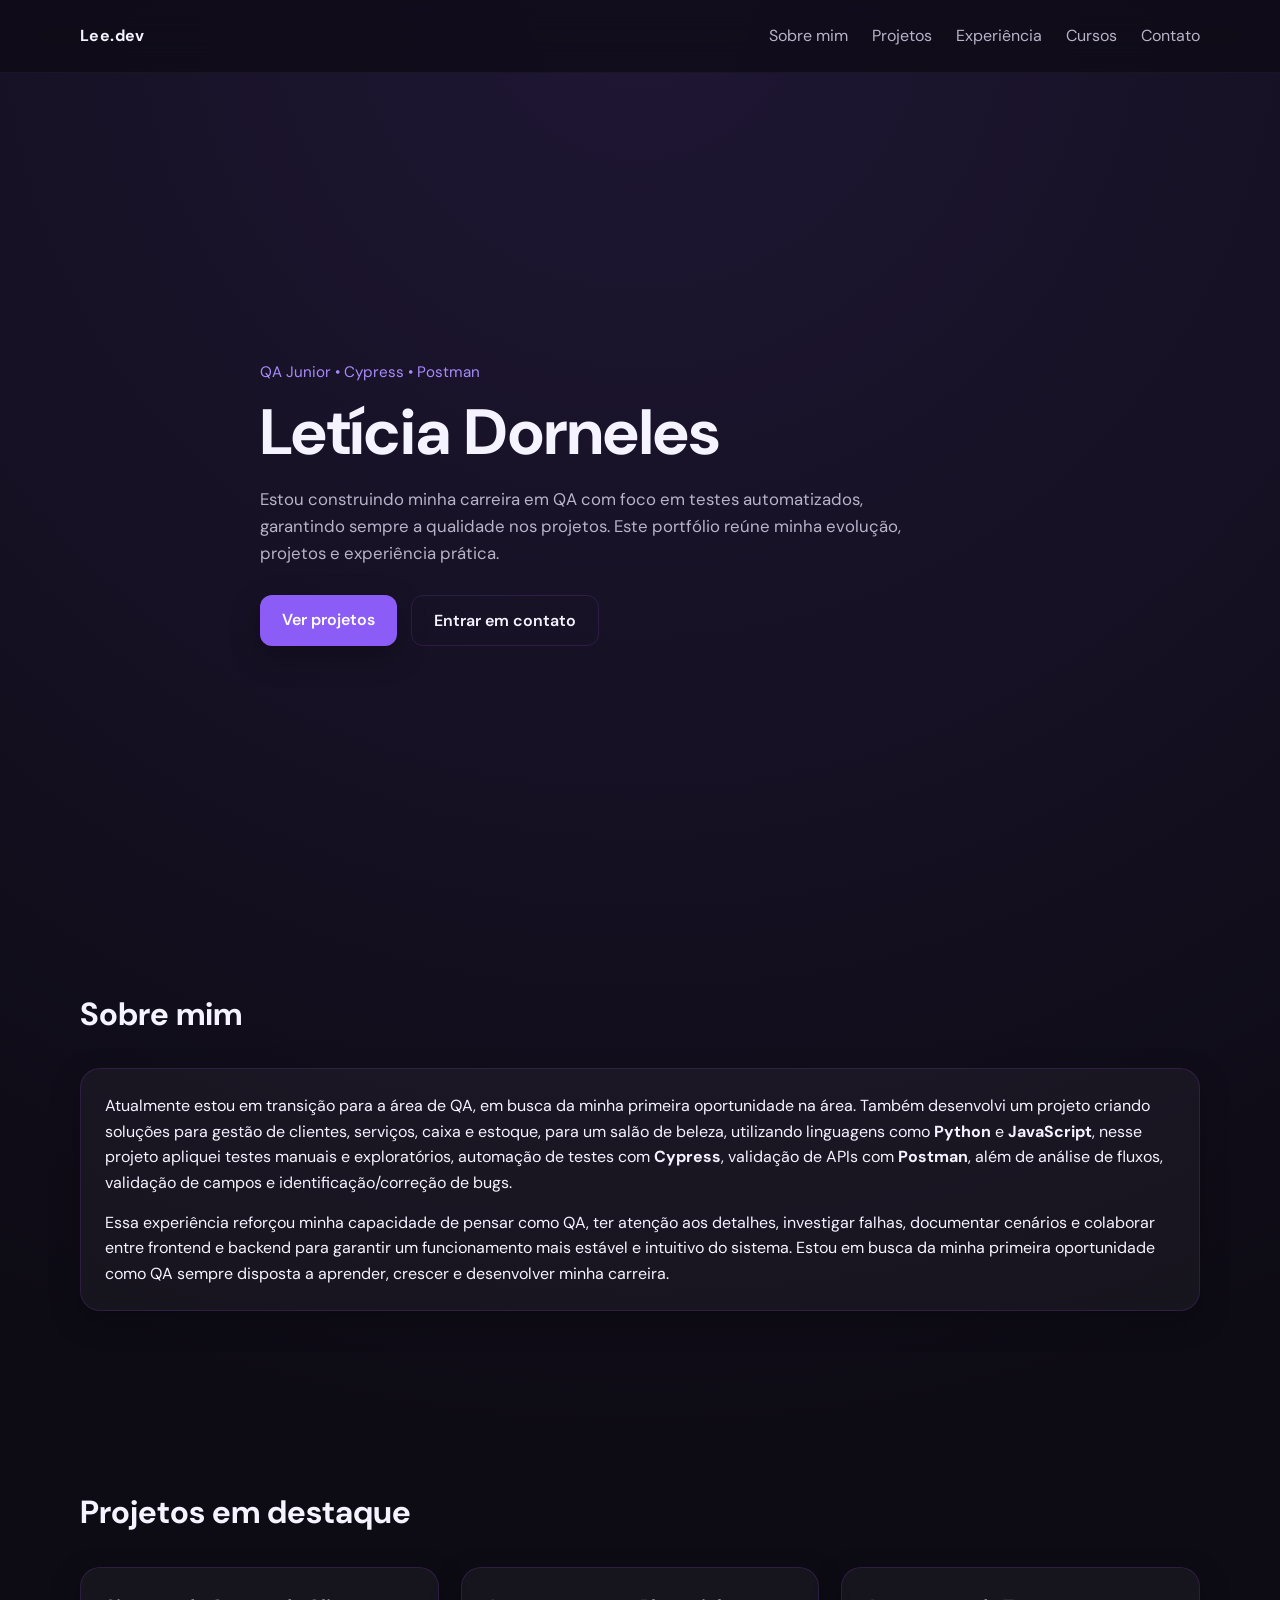
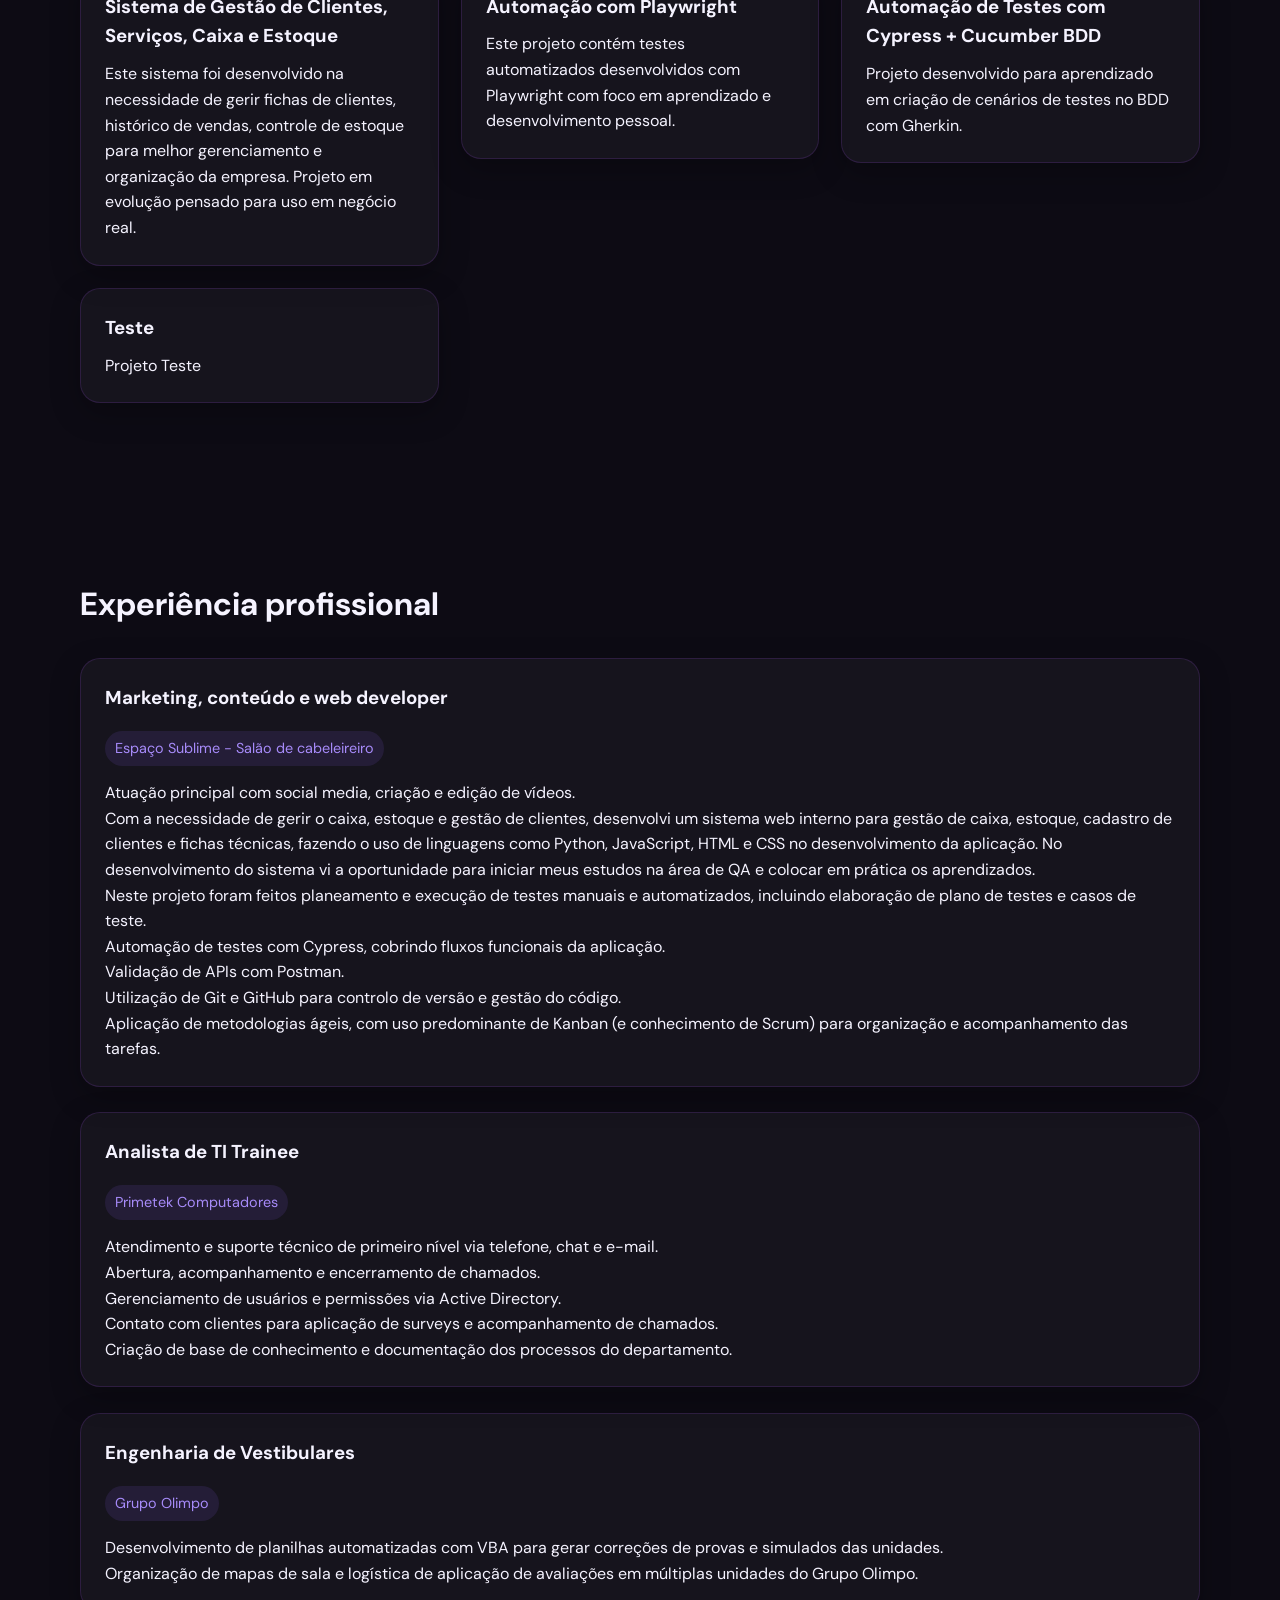
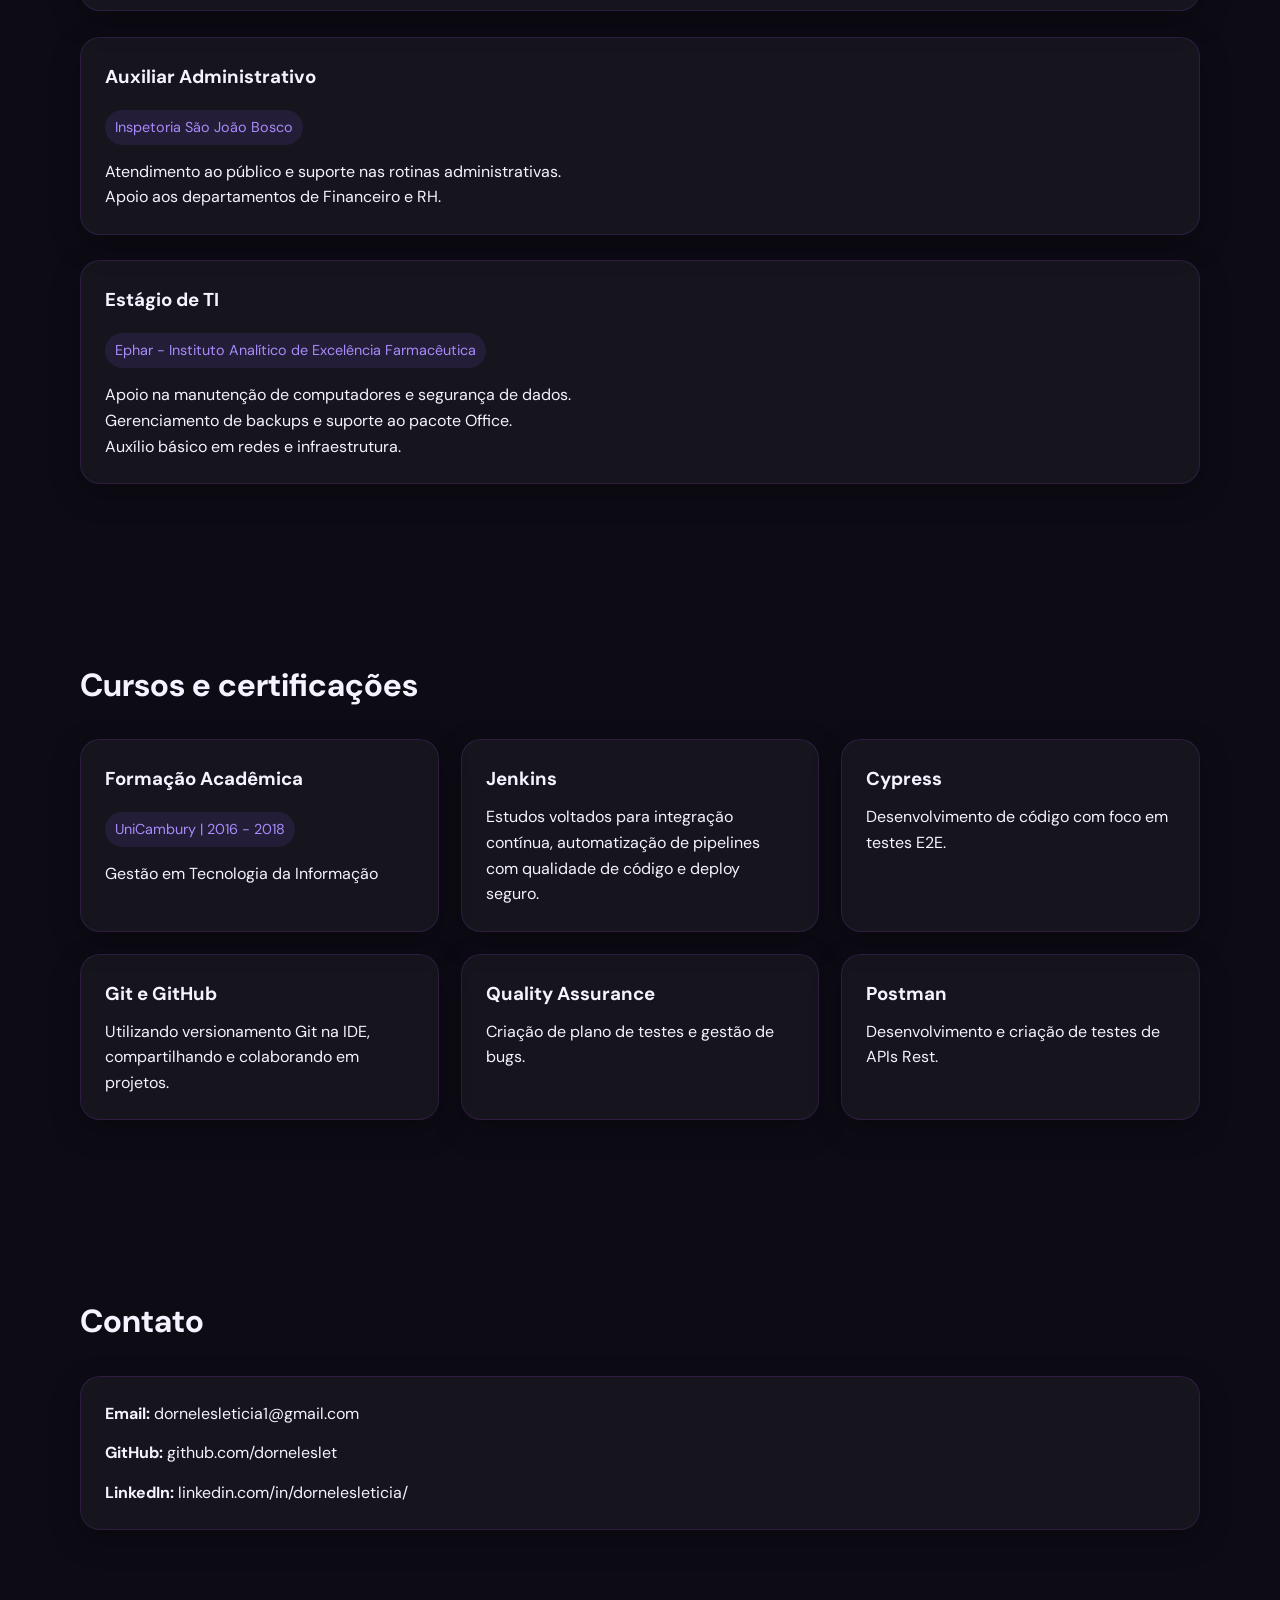
<file: index.html>
<!DOCTYPE html>
<html lang="pt-BR">
<head>
  <meta charset="UTF-8" />
  <meta name="viewport" content="width=device-width, initial-scale=1.0" />
  <title>Lee | Portfólio</title>
  <link href="https://fonts.googleapis.com/css2?family=Fira+Code:wght@400;500&family=DM+Sans:wght@400;500;600&display=swap" rel="stylesheet"/>

  <link rel="stylesheet" href="css/style.css" />
</head>
<body>
  <header class="header">
    <nav class="nav container">
      <a href="#inicio" class="logo">Lee.dev</a>

      <button class="menu-toggle" id="menu-toggle" aria-label="Abrir menu">
        ☰
      </button>

      <ul class="nav-links" id="nav-links">
        <li><a href="#sobre">Sobre mim</a></li>
        <li><a href="#projetos">Projetos</a></li>
        <li><a href="#experiencia">Experiência</a></li>
        <li><a href="#cursos">Cursos</a></li>
        <li><a href="#contato">Contato</a></li>
      </ul>
    </nav>
  </header>

  <main>
    <section id="inicio" class="hero">
      <div class="container hero-content">
        <!-- <span class="tag tag-title">
          <span class="dot"></span>
          QA Junior · Cypress · Postman
        </span> -->
        <p class="eyebrow">QA Junior • Cypress • Postman</p>
        <h1>Letícia Dorneles</h1>
        <p class="hero-text">
          Estou construindo minha carreira em QA com foco em testes automatizados,
          garantindo sempre a qualidade nos projetos.
          Este portfólio reúne minha evolução,
          projetos e experiência prática.
        </p>
        <div class="hero-actions">
          <a href="#projetos" class="btn btn-primary">Ver projetos</a>
          <a href="#contato" class="btn btn-secondary">Entrar em contato</a>
        </div>
      </div>
    </section>

    <section id="sobre" class="section">
      <div class="container">
        <h2 class="section-title">Sobre mim</h2>
        <div class="card">
          <p>
            Atualmente estou em transição para a área de QA, em busca da minha primeira oportunidade na área.
            Também desenvolvi um projeto criando soluções para gestão de clientes, serviços, caixa e estoque, para um salão de beleza,
            utilizando linguagens como <strong>Python</strong> e <strong>JavaScript</strong>, nesse projeto apliquei testes manuais e exploratórios,
            automação de testes com <strong>Cypress</strong>, validação de APIs com <strong>Postman</strong>, além de análise de fluxos,
            validação de campos e identificação/correção de bugs.
          </p>
          <p>
            Essa experiência reforçou minha capacidade de pensar como QA, ter atenção aos detalhes, investigar falhas,
            documentar cenários e colaborar entre frontend e backend para garantir um funcionamento mais estável e intuitivo do sistema.
            Estou em busca da minha primeira oportunidade como QA sempre disposta a aprender, crescer e desenvolver minha carreira.
          </p>
        </div>
      </div>
    </section>

    <section id="projetos" class="section">
      <div class="container">
        <h2 class="section-title">Projetos em destaque</h2>
        <div class="grid">
          <a href="projeto-gestao.html" class="project-link">
            <article class="card project-card">
              <h3>Sistema de Gestão de Clientes, Serviços, Caixa e Estoque</h3>
              <p>
                Este sistema foi desenvolvido na necessidade de gerir fichas de clientes, histórico de vendas, controle de estoque
                para melhor gerenciamento e organização da empresa. Projeto em evolução pensado para uso em negócio real.
              </p>
            </article>
          </a>

          <a href="projeto-playwright.html" class="project-link">
            <article class="card project-card">
              <h3>Automação com Playwright</h3>
              <p>
                Este projeto contém testes automatizados desenvolvidos com Playwright com foco em aprendizado e desenvolvimento pessoal.
              </p>
            </article>
          </a>

          <a href="projeto-gherkin.html" class="project-link">
            <article class="card project-card">
              <h3>Automação de Testes com Cypress + Cucumber BDD</h3>
              <p>
                Projeto desenvolvido para aprendizado em criação de cenários de testes no BDD com Gherkin.
              </p>
            </article>
          </a>

          <a href="projeto.html" class="project-link">
            <article class="card project-card">
              <h3>Teste</h3>
              <p>
                Projeto Teste
              </p>
            </article>
          </a>
        </div>
      </div>
    </section>

    <section id="experiencia" class="section">
      <div class="container">
        <h2 class="section-title">Experiência profissional</h2>
        <div class="card">
          <h3>Marketing, conteúdo e web developer</h3>
          <span class="tag">Espaço Sublime - Salão de cabeleireiro</span>
          <p>
            Atuação principal com social media, criação e edição de vídeos. <br>
            Com a necessidade de gerir o caixa, estoque e gestão de clientes, desenvolvi um sistema web interno
            para gestão de caixa, estoque, cadastro de clientes e fichas técnicas, fazendo o uso de linguagens como Python, JavaScript,
            HTML e CSS no desenvolvimento da aplicação. No desenvolvimento do sistema vi a oportunidade para iniciar
            meus estudos na área de QA e colocar em prática os aprendizados. <br>
            Neste projeto foram feitos planeamento e execução de testes manuais e automatizados, incluindo elaboração de plano de testes e casos de teste. <br>
            Automação de testes com Cypress, cobrindo fluxos funcionais da aplicação. <br>
            Validação de APIs com Postman. <br>
            Utilização de Git e GitHub para controlo de versão e gestão do código. <br>
            Aplicação de metodologias ágeis, com uso predominante de Kanban (e conhecimento de Scrum) para organização e acompanhamento das tarefas.
          </p>
        </div>
        <br>
        <div class="card">
          <h3>Analista de TI Trainee</h3>
          <span class="tag">Primetek Computadores</span>
          <p>
            Atendimento e suporte técnico de primeiro nível via telefone, chat e e-mail. <br>
            Abertura, acompanhamento e encerramento de chamados. <br>
            Gerenciamento de usuários e permissões via Active Directory. <br>
            Contato com clientes para aplicação de surveys e acompanhamento de chamados. <br>
            Criação de base de conhecimento e documentação dos processos do departamento. <br>
          </p>
        </div>
        <br>
        <div class="card">
          <h3>Engenharia de Vestibulares</h3>
          <span class="tag">Grupo Olimpo</span>
          <p>
            Desenvolvimento de planilhas automatizadas com VBA para gerar correções de provas e simulados das unidades. <br>
            Organização de mapas de sala e logística de aplicação de avaliações em múltiplas unidades do Grupo Olimpo. <br>
          </p>
        </div>
        <br>
        <div class="card">
          <h3> Auxiliar Administrativo</h3>
          <span class="tag">Inspetoria São João Bosco</span>
          <p>
            Atendimento ao público e suporte nas rotinas administrativas. <br>
            Apoio aos departamentos de Financeiro e RH. <br>
          </p>
        </div>
        <br>
        <div class="card">
          <h3>Estágio de TI</h3>
          <span class="tag">Ephar - Instituto Analítico de Excelência Farmacêutica</span>
          <p>
            Apoio na manutenção de computadores e segurança de dados. <br>
            Gerenciamento de backups e suporte ao pacote Office. <br>
            Auxílio básico em redes e infraestrutura. <br>
          </p>
        </div>
      </div>

      
    </section>

    <section id="cursos" class="section">
      <div class="container">
        <h2 class="section-title">Cursos e certificações</h2>
        <div class="grid">
          <div class="card">
            <h3>Formação Acadêmica</h3>
            <span class="tag">UniCambury | 2016 - 2018</span>
            <p>Gestão em Tecnologia da Informação</p>
          </div>

          <div class="card">
            <h3>Jenkins</h3>
            <p>Estudos voltados para integração contínua, automatização de pipelines com qualidade de código e deploy seguro.</p>
          </div>

          <div class="card">
            <h3>Cypress</h3>
            <p>Desenvolvimento de código com foco em testes E2E.</p>
          </div>

          <div class="card">
            <h3>Git e GitHub</h3>
            <p>Utilizando versionamento Git na IDE, compartilhando e colaborando em projetos.</p>
          </div>

          <div class="card">
            <h3>Quality Assurance</h3>
            <p>Criação de plano de testes e gestão de bugs.</p>
          </div>

          <div class="card">
            <h3>Postman</h3>
            <p>Desenvolvimento e criação de testes de APIs Rest.</p>
          </div>
        </div>
      </div>
    </section>

    <section id="contato" class="section">
      <div class="container">
        <h2 class="section-title">Contato</h2>
        <div class="card">
          <p>
            <strong>Email:</strong> 
            <a href="mailto:dornelesleticia1@gmail.com?subject=Contato%20pelo%20portfólio&body=Olá, vi seu portfólio e gostaria de falar com você.">
              dornelesleticia1@gmail.com
            </a>
          </p>
          <p>
            <strong>GitHub:</strong> 
            <a href="https://github.com/dorneleslet" target="_blank" rel="noopener noreferrer">
              github.com/dorneleslet
            </a>
          </p>
          <p>
            <strong>LinkedIn:</strong> 
            <a href="https://linkedin.com/in/dornelesleticia/" target="_blank" rel="noopener noreferrer" >
              linkedin.com/in/dornelesleticia/
            </a>
          </p>
        </div>
      </div>
    </section>
  </main>

  <script src="js/style.js"></script>
</body>
</html>
</file>
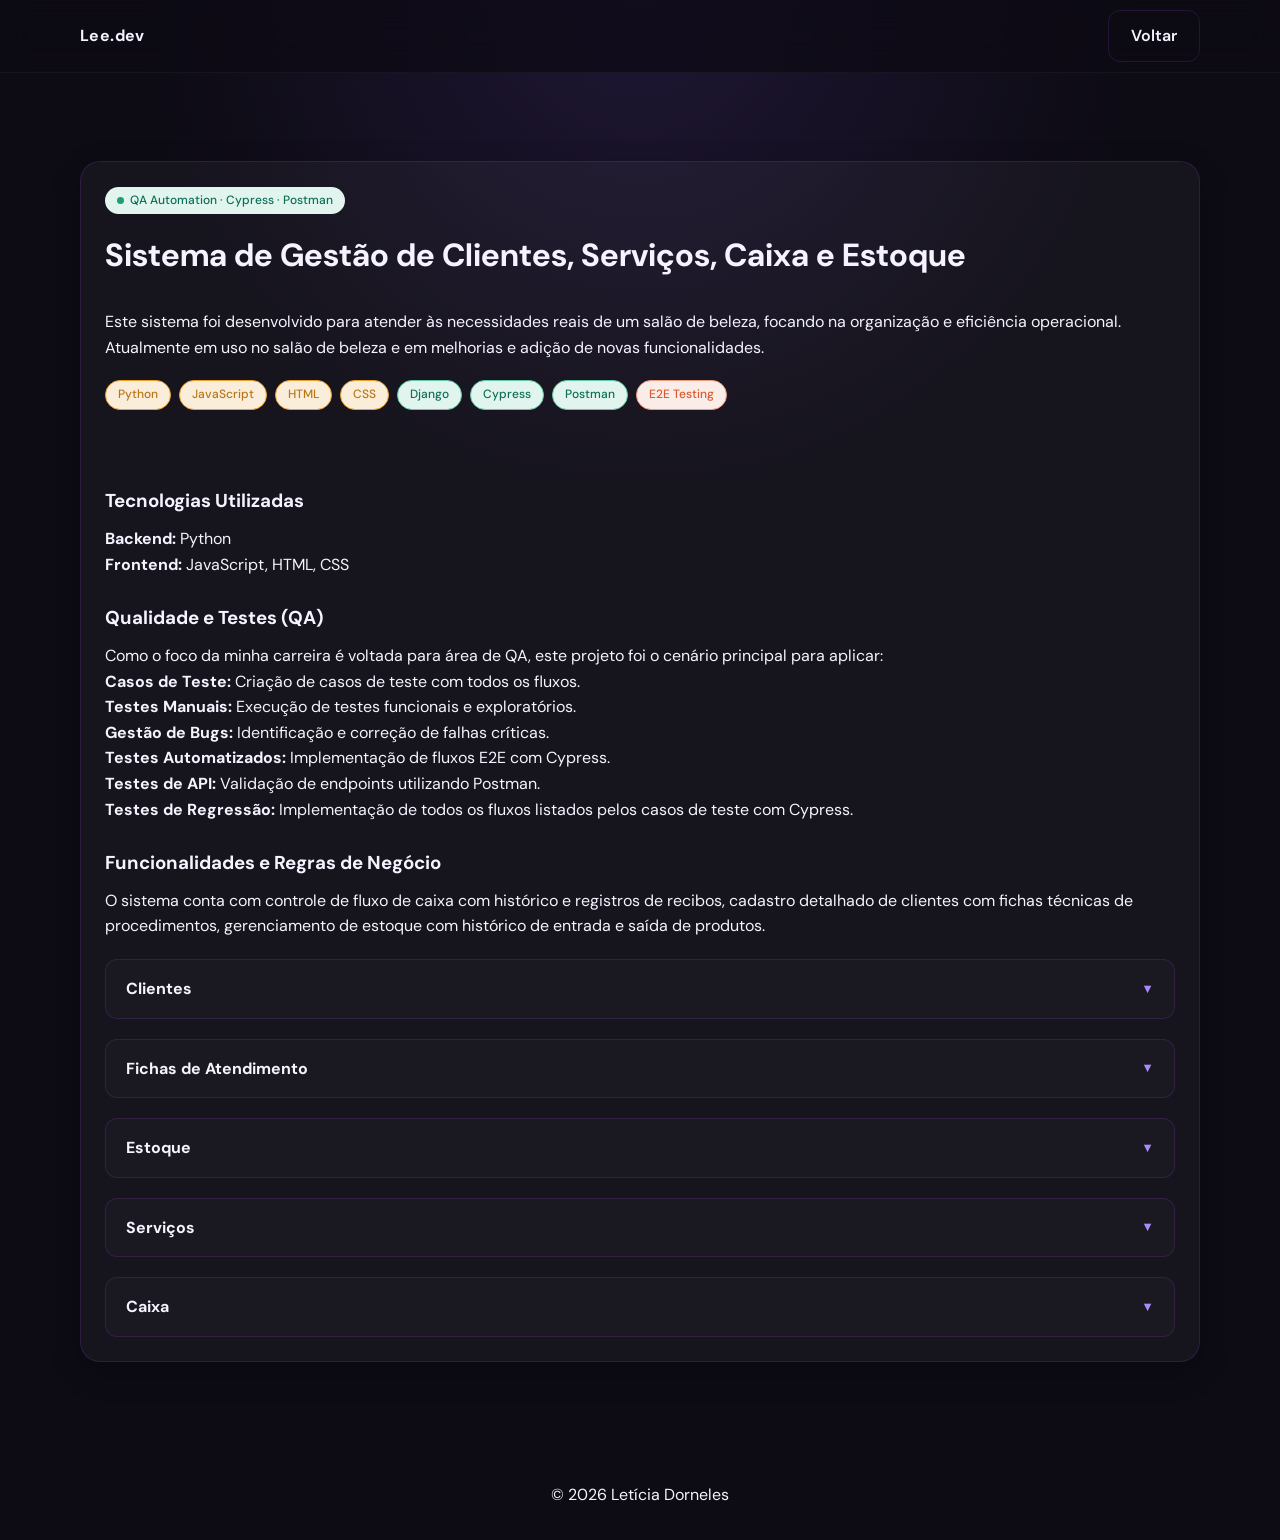
<file: projeto-gestao.html>
<!DOCTYPE html>
<html lang="pt-BR">
<head>
  <meta charset="UTF-8" />
  <meta name="viewport" content="width=device-width, initial-scale=1.0" />
  <title>Sistema de Gestão | Detalhes do Projeto</title>
  <link href="https://fonts.googleapis.com/css2?family=Fira+Code:wght@400;500&family=DM+Sans:wght@400;500;600&display=swap" rel="stylesheet"/>
  <link rel="stylesheet" href="css/style.css" />
</head>
<body>
  <header class="header">
    <nav class="nav container">
      <a href="index.html" class="logo">Lee.dev</a>
      <a href="index.html#projetos" class="btn btn-secondary">Voltar</a>
    </nav>
  </header>

  <main class="section">
    <div class="container">
      <div class="card">
      <span class="hero-tag"><span class="hero-dot"></span>QA Automation · Cypress · Postman</span>
      <h1 class="section-title">Sistema de Gestão de Clientes, Serviços, Caixa e Estoque</h1>
        <p>Este sistema foi desenvolvido para atender às necessidades reais de um salão de beleza, focando na organização e eficiência operacional. Atualmente em uso no salão de beleza e em melhorias e adição de novas funcionalidades.</p>
        <div class="pill-row">
          <span class="pill pill-amber">Python</span>
          <span class="pill pill-amber">JavaScript</span>
          <span class="pill pill-amber">HTML</span>
          <span class="pill pill-amber">CSS</span>
          <span class="pill pill-green">Django</span>
          <span class="pill pill-green">Cypress</span>
          <span class="pill pill-green">Postman</span>
          <span class="pill pill-coral">E2E Testing</span>
        </div>
        <br><br>

        <br>
        <h3>Tecnologias Utilizadas</h3>
        <ul>
          <li><strong>Backend:</strong> Python</li>
          <li><strong>Frontend:</strong> JavaScript, HTML, CSS</li>
        </ul>
        <br>
        <h3>Qualidade e Testes (QA)</h3>
        <p>Como o foco da minha carreira é voltada para área de QA, este projeto foi o cenário principal para aplicar:</p>
        <ul>
          <li><strong>Casos de Teste:</strong> Criação de casos de teste com todos os fluxos.</li>
          <li><strong>Testes Manuais:</strong> Execução de testes funcionais e exploratórios.</li>
          <li><strong>Gestão de Bugs:</strong> Identificação e correção de falhas críticas.</li>
          <li><strong>Testes Automatizados:</strong> Implementação de fluxos E2E com Cypress.</li>
          <li><strong>Testes de API:</strong> Validação de endpoints utilizando Postman.</li>
          <li><strong>Testes de Regressão:</strong> Implementação de todos os fluxos listados pelos casos de teste com Cypress.</li>
          
          
        </ul>
        <br>
        <h3>Funcionalidades e Regras de Negócio</h3>
        <p>O sistema conta com controle de fluxo de caixa com histórico e registros de recibos, cadastro detalhado de clientes com fichas técnicas de procedimentos, gerenciamento de estoque com histórico de entrada e saída de produtos.</p>

        <details class="accordion-item">
          <summary class="accordion-header">
            <h4 class="category">Clientes</h4>
            <span class="accordion-icon">▼</span>
          </summary>
          <div class="accordion-content">
            <ul>
              <li>&#10003; Nome, telefone e NIF são campos obrigatórios para cadastro de cliente.</li>
              <li>&#10003; Telefone valida se tem formato válido (ex.: apenas números no formato +XXX XXX XXX XXX).</li>
              <li>&#10003; NIF deve ser único para cada cliente, valida se é padrão de Portugal (9 dígitos) e se outro cliente já possui o mesmo NIF.</li>
              <li>&#10003; Email, se preenchido, valida se tem formato válido.</li>
              <li>&#10003; Data de nascimento, se preenchido, valida se tem formato válido DD/MM/AAAA e ano deve ser ≤ ano atual.</li>
              <li>&#10003; Clientes ativos indica se o cliente ainda é atendido, enquanto clientes inativos não devem aparecer em buscas de venda ou cadastro de fichas.</li>
              <li>&#10003; Ao excluir cliente, as fichas devem ser removidas.</li>
            </ul>
          </div>
        </details>
        <details class="accordion-item">
          <summary class="accordion-header">
            <h4 class="category">Fichas de Atendimento</h4>
            <span class="accordion-icon">▼</span>
          </summary>
          <div class="accordion-content">
            <ul>
                <li>&#10003; Cliente é obrigatório para fazer o cadastro da ficha</li>
                <li>&#10003; Preço deve ser ≥ 0.</li>
                <li>&#10003; Data do procedimento não pode ser uma data futura.</li>
                <li>&#10003; Profissional é opcional, mas essencial para informar quem realizou o atendimento.</li>
                <li>&#10003; Procedimento, homecare e observação são opcionais, mas têm limite de caracteres.</li>
                <li>&#10003; Ao excluir um cliente, todas as fichas dele são excluídas.</li>
                <li>&#10003; Cada ficha deve registrar o valor do serviço/produto naquela data, não dependendo de atualizações futuras de preço do serviço/produto.</li>
                <li>&#10003; Histórico: fichas ordenadas da mais recente para a mais antiga.</li>
            </ul>
          </div>
        </details>
        <details class="accordion-item">
          <summary class="accordion-header">
            <h4 class="category">Estoque</h4>
            <span class="accordion-icon">▼</span>
          </summary>
          <div class="accordion-content">
            <ul>
                <li>&#10003; Nome e preço são obrigatórios.</li>
                <li>&#10003; Preço deve ser &gt; 0.</li>
                <li>&#10003; Quantidade não pode ser negativa, caso não tenha estoque ainda pode ser criado com quantidade 0 e ser atualizada posteriormente, a quantidade é controlada por entradas e saídas.</li>
                <li>&#10003; Não é permitido vender produto com estoque insuficiente.</li>
                <li>&#10003; Movimentações de estoque devem registrar tipo (entrada/saída), quantidade e data.</li>
                <li>&#10003; Produto pode ter descrição opcional.</li>
                <li>&#10003; Produtos com quantidade 0 devem aparecer como “sem estoque” em vendas.</li>
                <li>&#10003; Produto e tipo (entrada/saída) são obrigatórios para fazer movimentação no estoque.</li>
                <li>&#10003; Tipo deve ser apenas entrada ou saída.</li>
                <li>&#10003; Ao criar uma saída (venda no caixa), valida se o produto possui estoque suficiente.</li>
                <li>&#10003; Cliente pode ser opcional, mas se estiver preenchido indica que a saída está ligada a uma venda.</li>
                <li>&#10003; Movimentação no estoque
                    <br>&nbsp;&nbsp;&nbsp;&nbsp;• Entrada:
                        <br>&nbsp;&nbsp;&nbsp;&nbsp;&nbsp;&nbsp;&nbsp;&nbsp;- Adiciona quantidade ao estoque pela edição do produto.
                    <br>&nbsp;&nbsp;&nbsp;&nbsp;• Saída:
                        <br>&nbsp;&nbsp;&nbsp;&nbsp;&nbsp;&nbsp;&nbsp;&nbsp;- Verifica se quantidade &gt; 0.
                        <br>&nbsp;&nbsp;&nbsp;&nbsp;&nbsp;&nbsp;&nbsp;&nbsp;- Verifica estoque suficiente.
                        <br>&nbsp;&nbsp;&nbsp;&nbsp;&nbsp;&nbsp;&nbsp;&nbsp;- Cria movimentação no estoque do tipo 'SAIDA'.
                        <br>&nbsp;&nbsp;&nbsp;&nbsp;&nbsp;&nbsp;&nbsp;&nbsp;- Associa cliente, se informado.
                </li>
                <li>&#10003; Relatório do estoque filtra por data, cliente e produto, mostrando entradas, saídas e quantidade atual de cada produto.</li>
            </ul>
          </div>
        </details>
        <details class="accordion-item">
          <summary class="accordion-header">
            <h4 class="category">Serviços</h4>
            <span class="accordion-icon">▼</span>
          </summary>
          <div class="accordion-content">
            <ul>
                <li>&#10003; Nome e preco são obrigatórios.</li>
                <li>&#10003; Preço deve ser &gt; 0.</li>
                <li>&#10003; Preço do serviço deve ser congelado ao criar uma venda, preservando o valor no histórico das vendas antigas.</li>
            </ul>
          </div>
        </details>
        <details class="accordion-item">
          <summary class="accordion-header">
            <h4 class="category">Caixa</h4>
            <span class="accordion-icon">▼</span>
          </summary>
          <div class="accordion-content">
            <ul>
                <li>&#10003; Cliente é opcional, mas essencial, caso não tenha o registro fica como “Não informado”.</li>
                <li>&#10003; Data por padrão é a data e hora local do dispositivo.</li>
                <li>&#10003; Desconto e sinal são opcionais, pode ser ≥ 0.</li>
                <li>&#10003; Valor total deve ser > 0 (não pode ser negativo nem zero).</li>
                <li>&#10003; Profissional opcional, mas essencial para informar quem realizou o atendimento.</li>
                <li>&#10003; Forma de pagamento é obrigatório, deve ser uma das opções definidas.</li>
                <li>&#10003; Quantidades sempre 1 por registro; multiplicar registro se necessário.</li>
                <li>&#10003; Fatura deve ser 'sim' ou 'nao' de acordo com desejo da cliente, caso não seja selecionado salva como 'nao'.</li>
                <li>&#10003; Ao finalizar venda:
                    <br>&nbsp;&nbsp;&nbsp;&nbsp;- Valida estoque dos produtos (tem um campo no caixa mostrando a quantidade de estoque real).
                    <br>&nbsp;&nbsp;&nbsp;&nbsp;- Valida valor total ≥ 0, caso não seja validado a venda não é finalizada e uma mensagem de erro aparece na tela.
                    <br>&nbsp;&nbsp;&nbsp;&nbsp;- A quantidade dos produtos vendidos é atualizada no estoque assim que a venda é finalizada no caixa.
                    <br>&nbsp;&nbsp;&nbsp;&nbsp;- Os nomes e valores de produtos/serviços são congelados no recibo para evitar alterações de valor/nome em recibos antigos caso tenha alteração de preço ou nome no futuro.</li>
                <li>&#10003; Pelo menos produto ou servico deve estar preenchido.</li>
                <li>&#10003; Quantidade de produto ou serviço é sempre 1, caso a cliente vá pagar 2 serviços/produtos iguais, deve ser adicionado o serviço/produto 2 vezes.</li>
                <li>&#10003; Produto ou serviço deve ser preenchido no momento da venda para congelar no histórico das vendas e no recibo da cliente.</li>
                <li>&#10003; Não permite vender mais do que estoque disponível.</li>
                <li>&#10003; Atualizações de preço ou nome do produto/serviço não devem afetar vendas já registradas.</li>
            </ul>
          </div>
        </details>
      </div>
    </div>
  </main>

  <footer class="container" style="text-align: center; padding: 2rem 0;">
    <p>&copy; 2026 Letícia Dorneles</p>
  </footer>
</body>
</html>
</file>
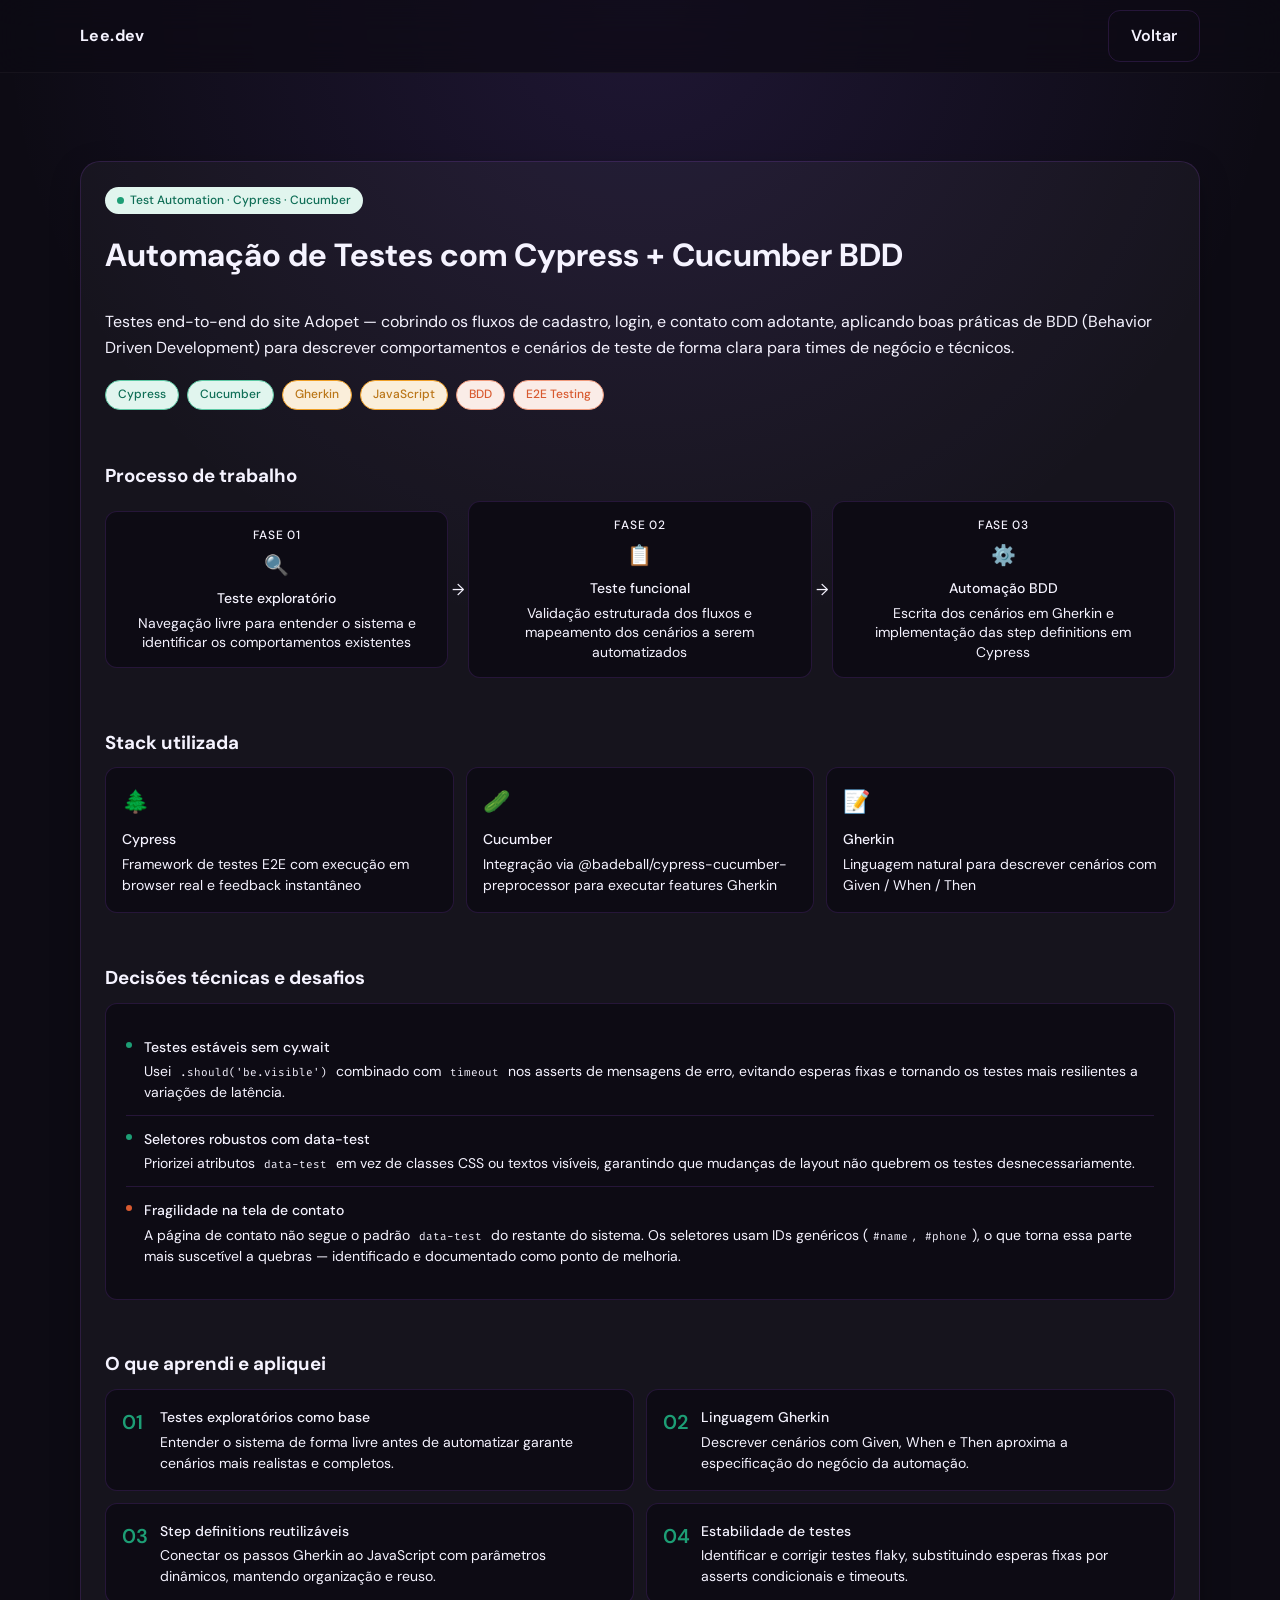
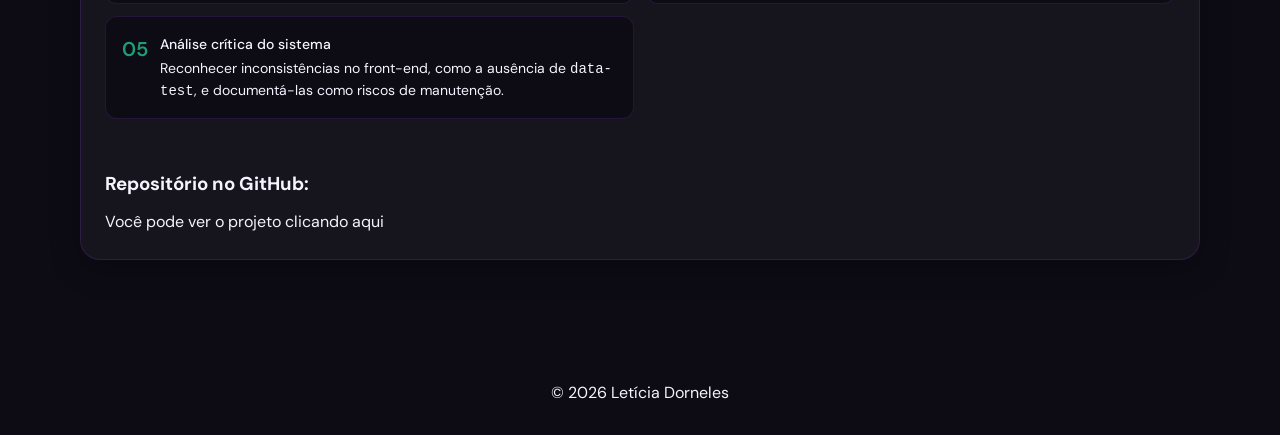
<file: projeto-gherkin.html>
<!DOCTYPE html>
<html lang="pt-BR">
<head>
  <meta charset="UTF-8" />
  <meta name="viewport" content="width=device-width, initial-scale=1.0" />
  <title>Automação Cypress + Cucumber | Detalhes do Projeto</title>
  <link href="https://fonts.googleapis.com/css2?family=Fira+Code:wght@400;500&family=DM+Sans:wght@400;500;600&display=swap" rel="stylesheet"/>
  <link rel="stylesheet" href="css/style.css" />
</head>
<body>
  <header class="header">
    <nav class="nav container">
      <a href="index.html" class="logo">Lee.dev</a>
      <a href="index.html#projetos" class="btn btn-secondary">Voltar</a>
    </nav>
  </header>

  
  <main class="section">
    <div class="container">
      <div class="card">
      <span class="hero-tag"><span class="hero-dot"></span>Test Automation · Cypress · Cucumber</span>
      <h1 class="section-title">Automação de Testes com Cypress + Cucumber BDD</h1>
        <p>Testes end-to-end do site Adopet — cobrindo os fluxos de cadastro, login, e contato com adotante, aplicando boas práticas de BDD (Behavior Driven Development)
          para descrever comportamentos e cenários de teste de forma clara para times de negócio e técnicos.</p>
        <div class="pill-row">
          <span class="pill pill-green">Cypress</span>
          <span class="pill pill-green">Cucumber</span>
          <span class="pill pill-amber">Gherkin</span>
          <span class="pill pill-amber">JavaScript</span>
          <span class="pill pill-coral">BDD</span>
          <span class="pill pill-coral">E2E Testing</span>
        </div>
        <br><br>
        <h3>Processo de trabalho</h3>
        <!-- <ul>
          <li>&#10003; Inicialmente, realizei testes manuais (exploratórios e funcionais) para entender o comportamento do sistema. A partir disso, modelei cenários de teste em Gherkin e evoluí para a automação utilizando Cypress integrado ao Cucumber.</li>
          <li>&#10003; Escrita de cenários de teste no padrão Gherkin (Given, When, Then)</li>
          <li>&#10003; Implementação de Step Definitions conectando Gherkin ao código</li>
          <li>&#10003; Automação de fluxos completos (E2E)</li>
          <li>&#10003; Testes de login, cadastro e contato</li>
          <li>&#10003; Organização dos testes seguindo boas práticas de legibilidade</li>
        </ul> -->
        <!-- Processo -->
        <!-- <p class="section-label">Processo de trabalho</p> -->
        <div class="process-flow">
          <div class="proc-step">
            <div class="proc-num">Fase 01</div>
            <div class="proc-icon">🔍</div>
            <div class="proc-title">Teste exploratório</div>
            <div class="proc-desc">Navegação livre para entender o sistema e identificar os comportamentos existentes</div>
          </div>
          <div class="proc-arrow">→</div>
          <div class="proc-step">
            <div class="proc-num">Fase 02</div>
            <div class="proc-icon">📋</div>
            <div class="proc-title">Teste funcional</div>
            <div class="proc-desc">Validação estruturada dos fluxos e mapeamento dos cenários a serem automatizados</div>
          </div>
          <div class="proc-arrow">→</div>
          <div class="proc-step">
            <div class="proc-num">Fase 03</div>
            <div class="proc-icon">⚙️</div>
            <div class="proc-title">Automação BDD</div>
            <div class="proc-desc">Escrita dos cenários em Gherkin e implementação das step definitions em Cypress</div>
          </div>
        </div>

        <br>
        <h3>Stack utilizada</h3>
        <!-- Stack -->
        <!-- <p class="section-label">Stack utilizada</p> -->
        <div class="stack-grid">
          <div class="stack-card">
            <div class="stack-icon">🌲</div>
            <h3>Cypress</h3>
            <p>Framework de testes E2E com execução em browser real e feedback instantâneo</p>
          </div>
          <div class="stack-card">
            <div class="stack-icon">🥒</div>
            <h3>Cucumber</h3>
            <p>Integração via @badeball/cypress-cucumber-preprocessor para executar features Gherkin</p>
          </div>
          <div class="stack-card">
            <div class="stack-icon">📝</div>
            <h3>Gherkin</h3>
            <p>Linguagem natural para descrever cenários com Given / When / Then</p>
          </div>
        </div> 

        <br>

        <h3>Decisões técnicas e desafios</h3>
        <!-- Desafios -->
        <!-- <p class="section-label">Decisões técnicas & desafios</p> -->
        <div class="card-box">
          <div class="challenge-item">
            <div class="ch-marker ch-green"></div>
            <div class="ch-content">
              <h4>Testes estáveis sem cy.wait</h4>
              <p>Usei <code>.should('be.visible')</code> combinado com <code>timeout</code> nos asserts de mensagens de erro, evitando esperas fixas e tornando os testes mais resilientes a variações de latência.</p>
            </div>
          </div>
          <div class="challenge-item">
            <div class="ch-marker ch-green"></div>
            <div class="ch-content">
              <h4>Seletores robustos com data-test</h4>
              <p>Priorizei atributos <code>data-test</code> em vez de classes CSS ou textos visíveis, garantindo que mudanças de layout não quebrem os testes desnecessariamente.</p>
            </div>
          </div>
          <div class="challenge-item">
            <div class="ch-marker ch-coral"></div>
            <div class="ch-content">
              <h4>Fragilidade na tela de contato</h4>
              <p>A página de contato não segue o padrão <code>data-test</code> do restante do sistema. Os seletores usam IDs genéricos (<code>#name</code>, <code>#phone</code>), o que torna essa parte mais suscetível a quebras — identificado e documentado como ponto de melhoria.</p>
            </div>
          </div>
        </div>

        <br>

        <h3>O que aprendi e apliquei</h3>
        <!-- <ul>
          <li>&#10003; Importância de testes estáveis e não flaky</li>
          <li>&#10003; Como estruturar testes legíveis usando BDD</li>
          <li>&#10003; Boas práticas de automação E2E</li>
          <li>&#10003; Pensamento crítico na identificação de falhas reais do sistema</li>
        </ul> -->

        <!-- Aprendizados -->
        <!-- <p class="section-label">O que aprendi e apliquei</p> -->
        <div class="learnings">
          <div class="learn-card">
            <div class="learn-num">01</div>
            <div>
              <h4>Testes exploratórios como base</h4>
              <p>Entender o sistema de forma livre antes de automatizar garante cenários mais realistas e completos.</p>
            </div>
          </div>
          <div class="learn-card">
            <div class="learn-num">02</div>
            <div>
              <h4>Linguagem Gherkin</h4>
              <p>Descrever cenários com Given, When e Then aproxima a especificação do negócio da automação.</p>
            </div>
          </div>
          <div class="learn-card">
            <div class="learn-num">03</div>
            <div>
              <h4>Step definitions reutilizáveis</h4>
              <p>Conectar os passos Gherkin ao JavaScript com parâmetros dinâmicos, mantendo organização e reuso.</p>
            </div>
          </div>
          <div class="learn-card">
            <div class="learn-num">04</div>
            <div>
              <h4>Estabilidade de testes</h4>
              <p>Identificar e corrigir testes flaky, substituindo esperas fixas por asserts condicionais e timeouts.</p>
            </div>
          </div>
          <div class="learn-card">
            <div class="learn-num">05</div>
            <div>
              <h4>Análise crítica do sistema</h4>
              <p>Reconhecer inconsistências no front-end, como a ausência de <code>data-test</code>, e documentá-las como riscos de manutenção.</p>
            </div>
          </div>
        </div>

        <br>
        <h3>Repositório no GitHub:</h3>
        <p>
        <a href="https://github.com/dorneleslet/automacao-cypress" target="_blank">Você pode ver o projeto clicando aqui</a>
        </p>
      </div>
    </div>
  </main>

  <footer class="container" style="text-align: center; padding: 2rem 0;">
    <p>&copy; 2026 Letícia Dorneles</p>
  </footer>
</body>
</html>
</file>
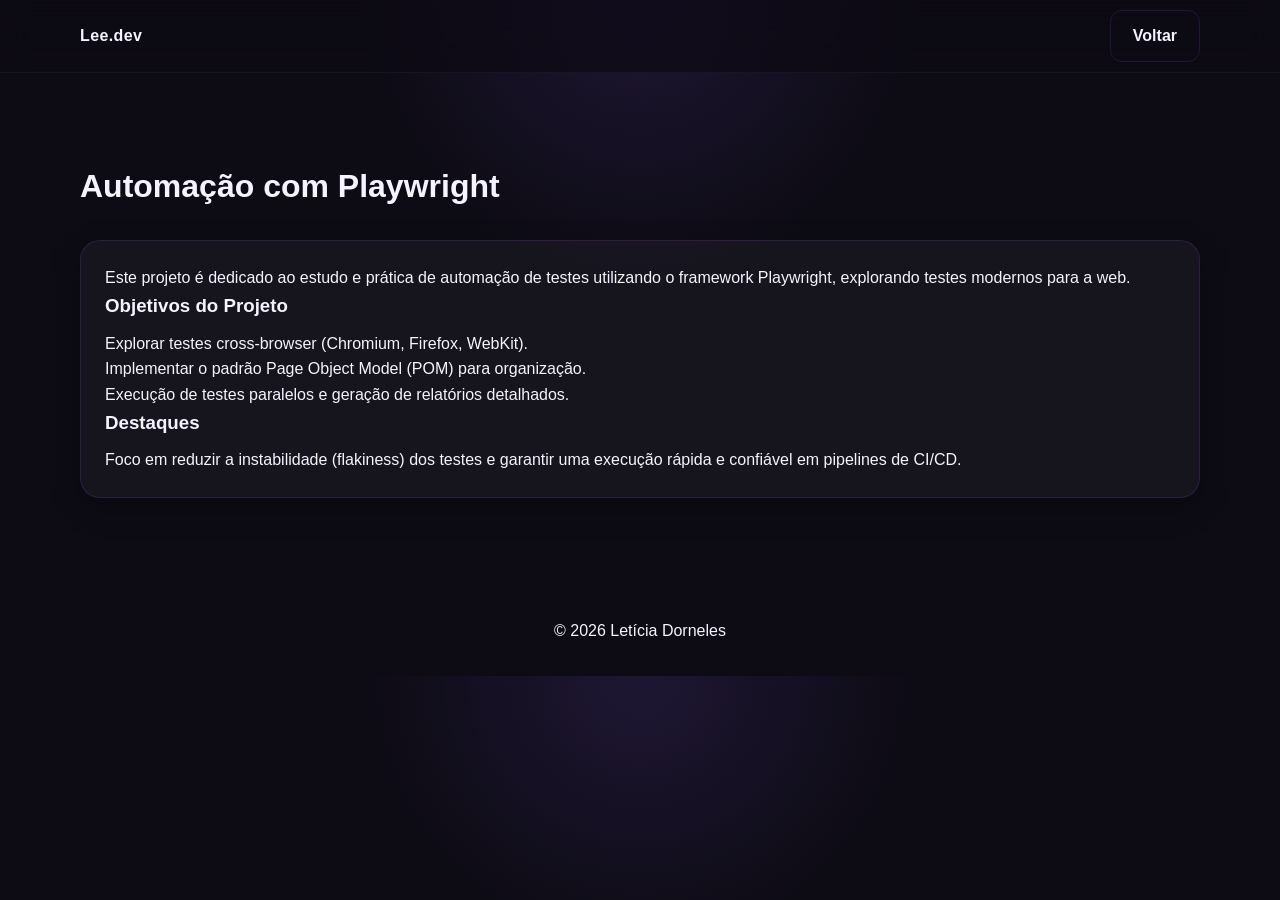
<file: projeto-playwright.html>
<!DOCTYPE html>
<html lang="pt-BR">
<head>
  <meta charset="UTF-8" />
  <meta name="viewport" content="width=device-width, initial-scale=1.0" />
  <title>Automação com Playwright | Detalhes do Projeto</title>
  <link rel="stylesheet" href="css/style.css" />
</head>
<body>
  <header class="header">
    <nav class="nav container">
      <a href="index.html" class="logo">Lee.dev</a>
      <a href="index.html#projetos" class="btn btn-secondary">Voltar</a>
    </nav>
  </header>

  <main class="section">
    <div class="container">
      <h1 class="section-title">Automação com Playwright</h1>
      <div class="card">
        <p>Este projeto é dedicado ao estudo e prática de automação de testes utilizando o framework Playwright, explorando testes modernos para a web.</p>
        
        <h3>Objetivos do Projeto</h3>
        <ul>
          <li>Explorar testes cross-browser (Chromium, Firefox, WebKit).</li>
          <li>Implementar o padrão Page Object Model (POM) para organização.</li>
          <li>Execução de testes paralelos e geração de relatórios detalhados.</li>
        </ul>

        <h3>Destaques</h3>
        <p>Foco em reduzir a instabilidade (flakiness) dos testes e garantir uma execução rápida e confiável em pipelines de CI/CD.</p>
      </div>
    </div>
  </main>

  <footer class="container" style="text-align: center; padding: 2rem 0;">
    <p>&copy; 2026 Letícia Dorneles</p>
  </footer>
</body>
</html>
</file>
<file: css/style.css>
:root {
  --green: #1D9E75;
  --green-light: #E1F5EE;
  --green-mid: #9FE1CB;
  --teal-deep: #0F6E56;
  --amber: #BA7517;
  --amber-light: #FAEEDA;
  --coral: #D85A30;
  --coral-light: #FAECE7;
  --bg: #0d0b14;
  --bg-soft: #151221;
  --card: rgba(255, 255, 255, 0.04);
  --border: rgba(168, 85, 247, 0.16);
  --text: #f5f3ff;
  --text-soft: #b9b3c9;
  --primary: #8b5cf6;
  --primary-soft: #a78bfa;
  --shadow: 0 10px 30px rgba(0, 0, 0, 0.25);
  --font-main: 'DM Sans', sans-serif;
  --font-code: 'Fira Code', monospace;
  /* --text-secondary: #5F5E5A; */ /* aqui é das letras do processo */
  --radius-lg: 12px; /* aqui deixa a borda arredondada do processo */
}

* {
  margin: 0;
  padding: 0;
  box-sizing: border-box;
}

html {
  scroll-behavior: smooth;
}

body {
  background:
    radial-gradient(circle at top, rgba(139, 92, 246, 0.14), transparent 30%),
    var(--bg);
  color: var(--text);
  font-family: var(--font-main);
  line-height: 1.6;
}

a {
  color: inherit;
  text-decoration: none;
}

ul {
  list-style: none;
}

.container {
  width: min(1120px, 90%);
  margin: 0 auto;
}

.header {
  position: sticky;
  top: 0;
  z-index: 1000;
  backdrop-filter: blur(16px);
  background: rgba(13, 11, 20, 0.72);
  border-bottom: 1px solid rgba(255, 255, 255, 0.04);
}

.nav {
  min-height: 72px;
  display: flex;
  align-items: center;
  justify-content: space-between;
}

.logo {
  font-weight: 700;
  letter-spacing: 0.4px;
}

.nav-links {
  display: flex;
  gap: 24px;
}

.nav-links a {
  color: var(--text-soft);
  transition: 0.25s;
}

.nav-links a:hover {
  color: var(--primary-soft);
}

.menu-toggle {
  display: none;
  background: transparent;
  border: none;
  color: var(--text);
  font-size: 28px;
  cursor: pointer;
}

.hero {
  min-height: calc(100vh - 72px);
  display: flex;
  align-items: center;
  padding: 72px 0 40px;
}

.hero-content {
  max-width: 760px;
}

.eyebrow {
  color: var(--primary-soft);
  margin-bottom: 14px;
  font-size: 0.95rem;
}

.hero h1 {
  font-size: clamp(2.2rem, 5vw, 4.2rem);
  line-height: 1.1;
  margin-bottom: 18px;
}

.hero-text {
  max-width: 680px;
  color: var(--text-soft);
  margin-bottom: 28px;
  font-size: 1.05rem;
}

.hero-actions {
  display: flex;
  gap: 14px;
  flex-wrap: wrap;
}

/* ── Hero ── */
    .hero-title {
      border: 0.5px solid var(--border);
      border-radius: var(--radius-lg);
      padding: 2rem;
      margin-bottom: 1.5rem;
      background: var(--bg);
    }
    .hero-tag {
      display: inline-flex;
      align-items: center;
      gap: 6px;
      background: var(--green-light);
      color: var(--teal-deep);
      font-size: 12px;
      font-weight: 500;
      padding: 4px 12px;
      border-radius: 20px;
      margin-bottom: 1rem;
    }
    .hero-dot {
      width: 7px; height: 7px;
      border-radius: 50%;
      background: var(--green);
      animation: pulse 1.8s infinite;
    }
    @keyframes pulse { 0%,100%{opacity:1} 50%{opacity:.4} }
    .hero-title h1 { font-size: 22px; font-weight: 600; line-height: 1.3; margin-bottom: .5rem; }
    .hero-sub { font-size: 15px; color: var(--text-secondary); line-height: 1.6; }
    .pill-row { display: flex; flex-wrap: wrap; gap: 8px; margin-top: 1.25rem; }
    .pill { font-size: 12px; font-weight: 500; padding: 4px 12px; border-radius: 20px; border: 0.5px solid; }
    .pill-green { background: var(--green-light); color: var(--teal-deep); border-color: #5DCAA5; }
    .pill-amber { background: var(--amber-light); color: var(--amber); border-color: #EF9F27; }
    .pill-coral { background: var(--coral-light); color: var(--coral); border-color: #F0997B; }


.btn {
  display: inline-block;
  padding: 12px 22px;
  border-radius: 12px;
  font-weight: 600;
  transition: 0.25s ease;
}

.btn-primary {
  background: var(--primary);
  color: white;
  box-shadow: var(--shadow);
}

.btn-primary:hover {
  transform: translateY(-2px);
  background: #7c3aed;
}

.btn-secondary {
  border: 1px solid var(--border);
  background: transparent;
  color: var(--text);
}

.btn-secondary:hover {
  background: rgba(255, 255, 255, 0.04);
}

.section {
  padding: 88px 0;
}

.section-title {
  font-size: 2rem;
  margin-bottom: 28px;
}

.grid {
  display: grid;
  grid-template-columns: repeat(3, 1fr);
  gap: 22px;
}

.card {
  background: var(--card);
  border: 1px solid var(--border);
  border-radius: 20px;
  padding: 24px;
  box-shadow: var(--shadow);
}

.card h3 {
  margin-bottom: 10px;
}

.card p + p {
  margin-top: 14px;
}

.project-card {
  transition: transform 0.25s ease, border-color 0.25s ease;
}

.project-card:hover {
  transform: translateY(-4px);
  border-color: rgba(168, 85, 247, 0.32);
}

.tag {
  display: inline-block;
  margin: 8px 0 14px;
  padding: 6px 10px;
  border-radius: 999px;
  background: rgba(139, 92, 246, 0.12);
  color: var(--primary-soft);
  font-size: 0.9rem;
}

.tag-green {
  background-color: #e8f5e9;
  color: #2e7d32;
  border: 1px solid #a5d6a7;
}

.tag-yellow {
  background-color: #fff3e0;
  color: #b26a00;
  border: 1px solid #ffcc80;
}

.tag-orange {
  background-color: #fbe9e7;
  color: #d84315;
  border: 1px solid #ffab91;
}

.tag-title {
  display: inline-flex;
  align-items: center;
  gap: 6px;

  padding: 6px 12px;
  border-radius: 999px;

  background: rgba(16, 185, 129, 0.15); /* verde suave */
  color: #065f46;

  font-size: 0.9rem;
  border: none; /* 👈 remove qualquer borda */
}

.dot {
  width: 8px;
  height: 8px;
  background-color: #10b981; /* verde */
  border-radius: 50%;
  position: relative;
} 

/* animação pulsando */
.dot::after {
  content: "";
  position: absolute;
  width: 100%;
  height: 100%;
  border-radius: 50%;
  background-color: #10b981;
  opacity: 0.6;
  animation: pulse 1.5s infinite;
}

@keyframes pulse {
  0% {
    transform: scale(1);
    opacity: 0.6;
  }
  70% {
    transform: scale(2.5);
    opacity: 0;
  }
  100% {
    opacity: 0;
  }
}



@media (max-width: 900px) {
  .grid {
    grid-template-columns: 1fr;
  }

  .nav-links {
    position: absolute;
    top: 72px;
    right: 5%;
    width: 220px;
    flex-direction: column;
    gap: 16px;
    padding: 20px;
    border-radius: 16px;
    background: #171322;
    border: 1px solid var(--border);
    display: none;
  }

  .nav-links.active {
    display: flex;
  }

  .menu-toggle {
    display: block;
  }

  a {
  color: #a855f7;
  transition: 0.3s;
  }

  a:hover {
    text-decoration: underline;
  }

  .project-link {
    text-decoration: none;
    color: inherit;
    display: block;
    transition: transform 0.3s ease;
  }
  .project-link:hover {
    transform: translateY(-5px); /* Dá um efeito visual legal ao passar o mouse */
  }

}

/* Accordion Styles */
.accordion-item {
  border: 1px solid var(--border);
  border-radius: 12px;
  margin-top: 20px;
  background: rgba(255, 255, 255, 0.02);
  overflow: hidden;
  transition: border-color 0.3s;
}

.accordion-item:hover {
  border-color: rgba(168, 85, 247, 0.4);
}

.accordion-header {
  padding: 16px 20px;
  cursor: pointer;
  list-style: none;
  display: flex;
  justify-content: space-between;
  align-items: center;
}

.accordion-header::-webkit-details-marker {
  display: none;
}

.accordion-content {
  padding: 0 20px 20px;
  border-top: 1px solid var(--border);
  color: var(--text-soft);
}

.accordion-item[open] .accordion-icon {
  transform: rotate(180deg);
}

.accordion-icon {
  color: var(--primary-soft);
  transition: transform 0.3s;
  font-size: 0.8rem;
}

.grid-cards {
  display: grid;
  grid-template-columns: repeat(auto-fit, minmax(220px, 1fr));
  gap: 16px;
  margin-top: 16px;
}

.card-item {
  background: rgba(168, 85, 247, 0.4);
  padding: 16px;
  border-radius: 12px;
  color: #e5e7eb;
  font-size: 0.95rem;
  transition: 0.2s ease;
  border: 1px solid rgba(255,255,255,0.05);
}

.card-item:hover {
  transform: translateY(-4px);
  border-color: rgba(139, 92, 246, 0.3);
}

.card-number {
  font-size: 0.8rem;
  color: #22c55e;
  font-weight: bold;
  display: block;
  margin-bottom: 6px;
}

/* ── Section label ── */
    .section-label {
      font-size: 11px; font-weight: 500;
      letter-spacing: .08em; color: var(--text-secondary);
      text-transform: uppercase; margin-bottom: .75rem;
    }

    /* ── Process flow ── */
    .process-flow {
      display: grid;
      grid-template-columns: 1fr auto 1fr auto 1fr;
      align-items: center;
      gap: 0;
      margin-bottom: 1.5rem;
    }
    .proc-step {
      background: var(--bg);
      border: 0.5px solid var(--border);
      border-radius: var(--radius-lg);
      padding: .9rem 1rem;
      text-align: center;
    }
    .proc-num { font-size: 12px; font-weight: 500; letter-spacing: .06em; color: var(--text-secondary); text-transform: uppercase; margin-bottom: 4px; }
    .proc-icon { font-size: 20px; margin-bottom: 6px; }
    .proc-title { font-size: 14px; font-weight: 500; margin-bottom: 4px; }
    .proc-desc { font-size: 14px; color: var(--text-secondary); line-height: 1.4; }
    .proc-arrow { text-align: center; color: var(--text-secondary); font-size: 16px; padding: 0 4px; }

    /* ── Learnings ── */
    .learnings { display: grid; grid-template-columns: repeat(2,1fr); gap: 12px; margin-bottom: 1.5rem; }
    .learn-card { background: var(--bg); border: 0.5px solid var(--border); border-radius: var(--radius-lg); padding: 1rem; display: flex; gap: 10px; align-items: flex-start; }
    .learn-num { font-size: 20px; font-weight: 600; color: var(--green); min-width: 28px; }
    .learn-card h4 { font-size: 14px; font-weight: 500; margin-bottom: 3px; }
    .learn-card p  { font-size: 14px; color: var(--text-secondary); line-height: 1.5; }

/* ── Challenges ── */
    .card-box { background: var(--bg); border: 0.5px solid var(--border); border-radius: var(--radius-lg); padding: 1.25rem; margin-bottom: 1.5rem; }
    .challenge-item { display: flex; gap: 12px; padding: .75rem 0; border-bottom: 0.5px solid var(--border); }
    .challenge-item:last-child { border-bottom: none; }
    .ch-marker { width: 6px; height: 6px; border-radius: 50%; margin-top: 6px; flex-shrink: 0; }
    .ch-green { background: var(--green); }
    .ch-coral { background: var(--coral); }
    .ch-content h4 { font-size: 14px; font-weight: 500; margin-bottom: 3px; }
    .ch-content p  { font-size: 14px; color: var(--text-secondary); line-height: 1.5; }
    .ch-content code { font-family: var(--font-code); font-size: 11px; background: var(--bg-secondary); padding: 1px 5px; border-radius: 4px; }

    /* ── Stack grid ── */
    .stack-grid { display: grid; grid-template-columns: repeat(3,1fr); gap: 12px; margin-bottom: 1.5rem; }
    .stack-card { background: var(--bg); border: 0.5px solid var(--border); border-radius: var(--radius-lg); padding: 1rem; }
    .stack-icon { font-size: 22px; margin-bottom: .5rem; }
    .stack-card h3 { font-size: 14px; font-weight: 500; margin-bottom: 4px; }
    .stack-card p { font-size: 14px; color: var(--text-secondary); line-height: 1.5; }

/* ── Responsive ── */
@media (max-width: 560px) {
  .process-flow { grid-template-columns: 1fr; gap: 8px; }
  .proc-arrow { transform: rotate(90deg); }
  .stack-grid { grid-template-columns: 1fr 1fr; }
  .scenarios-grid { grid-template-columns: 1fr; }
  .learnings { grid-template-columns: 1fr; }
}
</file>
